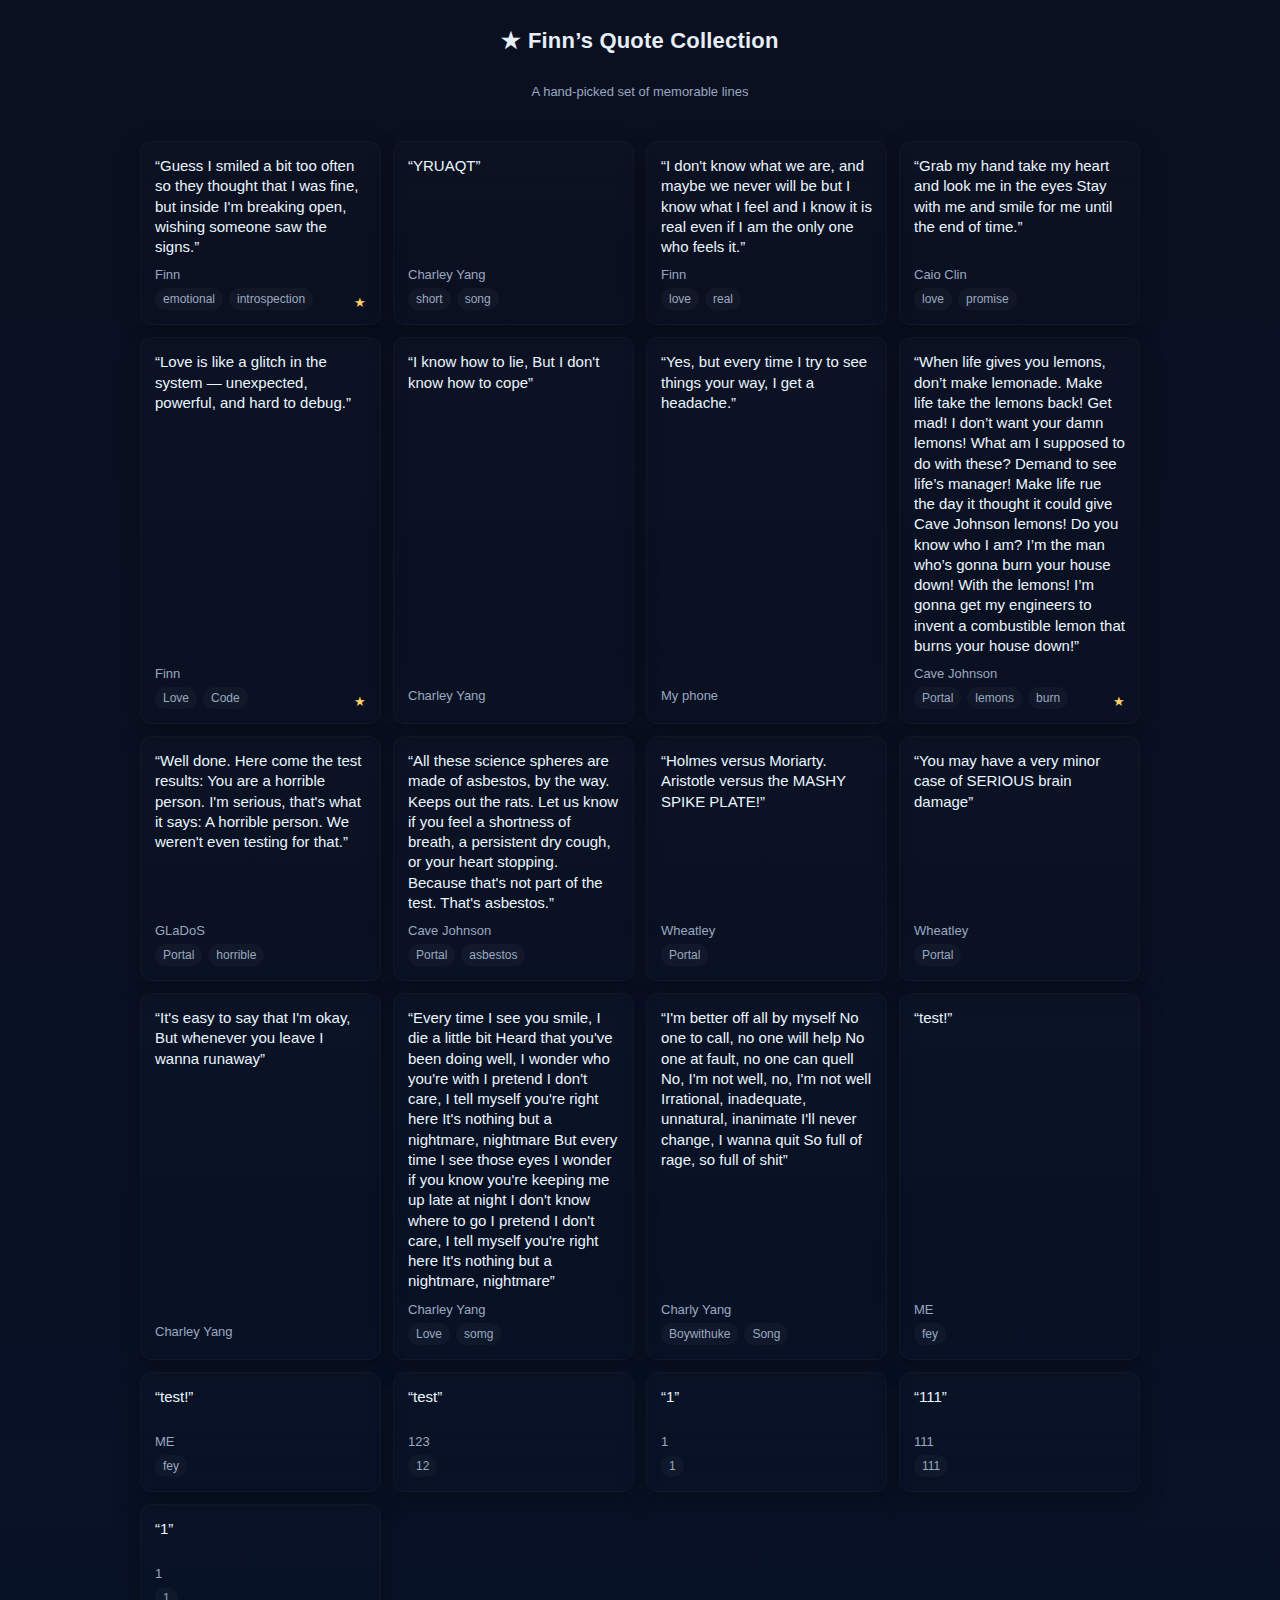
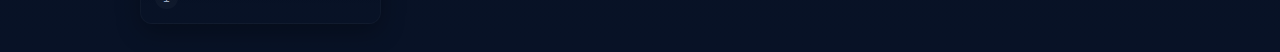
<file: index.html>
<!DOCTYPE html>
<html lang="en">
<head>
  <meta charset="UTF-8">
  <title>Finn’s Quotes — Viewer</title>
  <meta name="viewport" content="width=device-width, initial-scale=1">
  <link rel="stylesheet" href="viewstyle.css">
</head>
<body>

  <h1>★ Finn’s Quote Collection</h1>
  <div class="small">A hand-picked set of memorable lines</div>

  <div class="grid" id="grid"></div>

  <script src="viewer.js"></script>
</body>
</html>
</file>
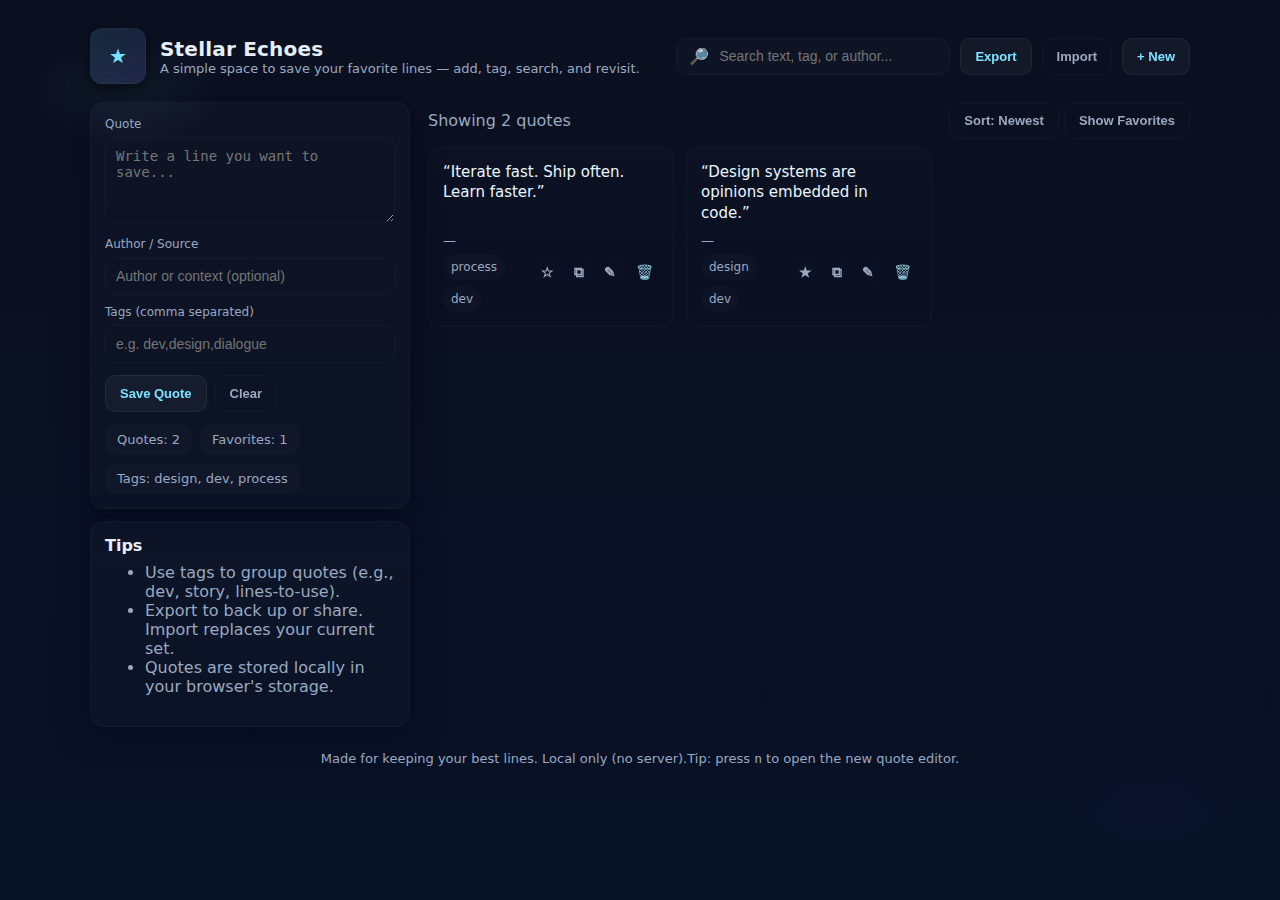
<file: app.html>
<!doctype html>
<html lang="en">
<head>
  <meta charset="utf-8" />
  <meta name="viewport" content="width=device-width,initial-scale=1" />
  <title>Stellar Echoes — My Quotes</title>
  <link rel="icon" href="data:;base64,iVBORw0KGgo=">
  <link rel="stylesheet" href="styles.css">
</head>
<body>

<header>
  <div class="brand">
    <div class="logo">★</div>
    <div>
      <h1>Stellar Echoes</h1>
      <p class="small">A simple space to save your favorite lines — add, tag, search, and revisit.</p>
    </div>
  </div>

  <div class="controls">
    <div class="search" title="Search quotes">
      🔎 <input id="searchInput" placeholder="Search text, tag, or author..." />
    </div>
    <button id="exportBtn" class="btn">Export</button>
    <button id="importBtn" class="btn ghost">Import</button>
    <button id="newBtn" class="btn">+ New</button>
  </div>
</header>

<main>
  <div class="left" aria-label="controls column">
    <div class="card" id="editorCard">
      <label for="quoteText">Quote</label>
      <textarea id="quoteText" rows="4" placeholder="Write a line you want to save..."></textarea>

      <div class="small-row" style="margin-top:10px">
        <div style="flex:1">
          <label for="quoteAuthor">Author / Source</label>
          <input id="quoteAuthor" type="text" placeholder="Author or context (optional)">
        </div>
      </div>

      <div class="small-row" style="margin-top:10px">
        <div style="flex:1">
          <label for="quoteTags">Tags (comma separated)</label>
          <input id="quoteTags" type="text" placeholder="e.g. dev,design,dialogue">
        </div>
      </div>

      <div style="display:flex;gap:8px;margin-top:12px">
        <button id="saveBtn" class="btn">Save Quote</button>
        <button id="clearBtn" class="btn ghost">Clear</button>
      </div>

      <div class="stats" style="margin-top:12px">
        <div class="stat" id="countStat">Quotes: 0</div>
        <div class="stat" id="favStat">Favorites: 0</div>
        <div class="stat" id="tagsStat">Tags: —</div>
      </div>
    </div>

    <div style="height:12px"></div>

    <div class="card">
      <strong>Tips</strong>
      <ul style="color:var(--muted);margin-top:8px">
        <li>Use tags to group quotes (e.g., dev, story, lines-to-use).</li>
        <li>Export to back up or share. Import replaces your current set.</li>
        <li>Quotes are stored locally in your browser's storage.</li>
      </ul>
    </div>
  </div>

  <div class="right">
    <div style="display:flex;align-items:center;justify-content:space-between;margin-bottom:8px">
      <div style="color:var(--muted)">Showing <span id="visibleCount">0</span> quotes</div>
      <div>
        <button id="sortBtn" class="btn ghost">Sort: Newest</button>
        <button id="filterFavBtn" class="btn ghost">Show Favorites</button>
      </div>
    </div>

    <div class="grid" id="grid"></div>
  </div>
</main>

<footer>
  <div style="display:flex;justify-content:space-between">
    <div>Made for keeping your best lines. Local only (no server).</div>
    <div class="muted">Tip: press <kbd>n</kbd> to open the new quote editor.</div>
  </div>
</footer>

<input type="file" id="fileInput" accept="application/json" style="display:none" />

<script src="app.js"></script>
</body>
</html>
</file>
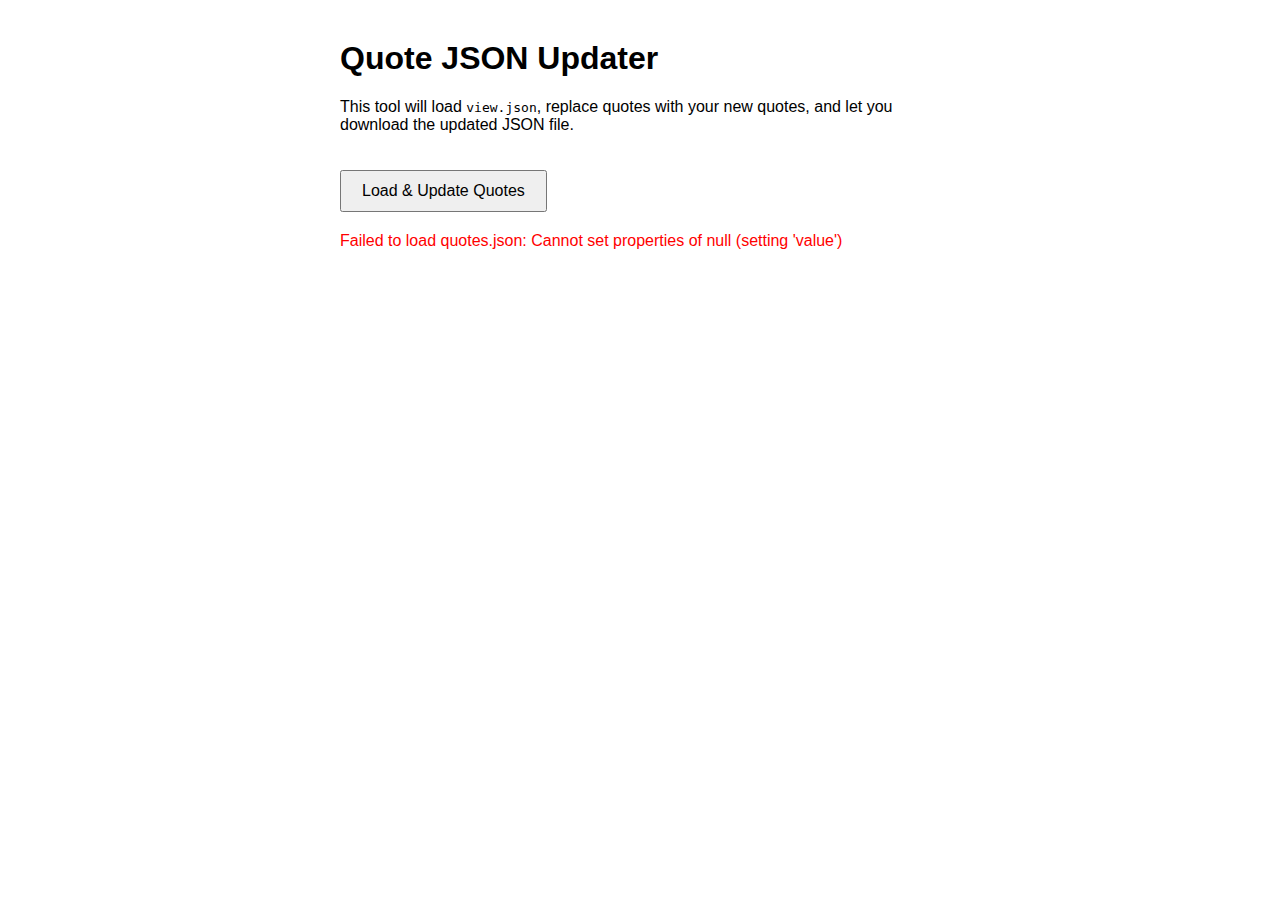
<file: gen.html>
<!DOCTYPE html>
<html lang="en">
<head>
<meta charset="UTF-8" />
<meta name="viewport" content="width=device-width, initial-scale=1" />
<title>Quote JSON Updater</title>
<link rel="stylesheet" href="generator.css" />
</head>
<body>

<h1>Quote JSON Updater</h1>

<p>This tool will load <code>view.json</code>, replace quotes with your new quotes, and let you download the updated JSON file.</p>

<button id="loadAndUpdateBtn">Load & Update Quotes</button>

<div id="status"></div>

<script src="generator.js"></script>
</body>
</html>
</file>
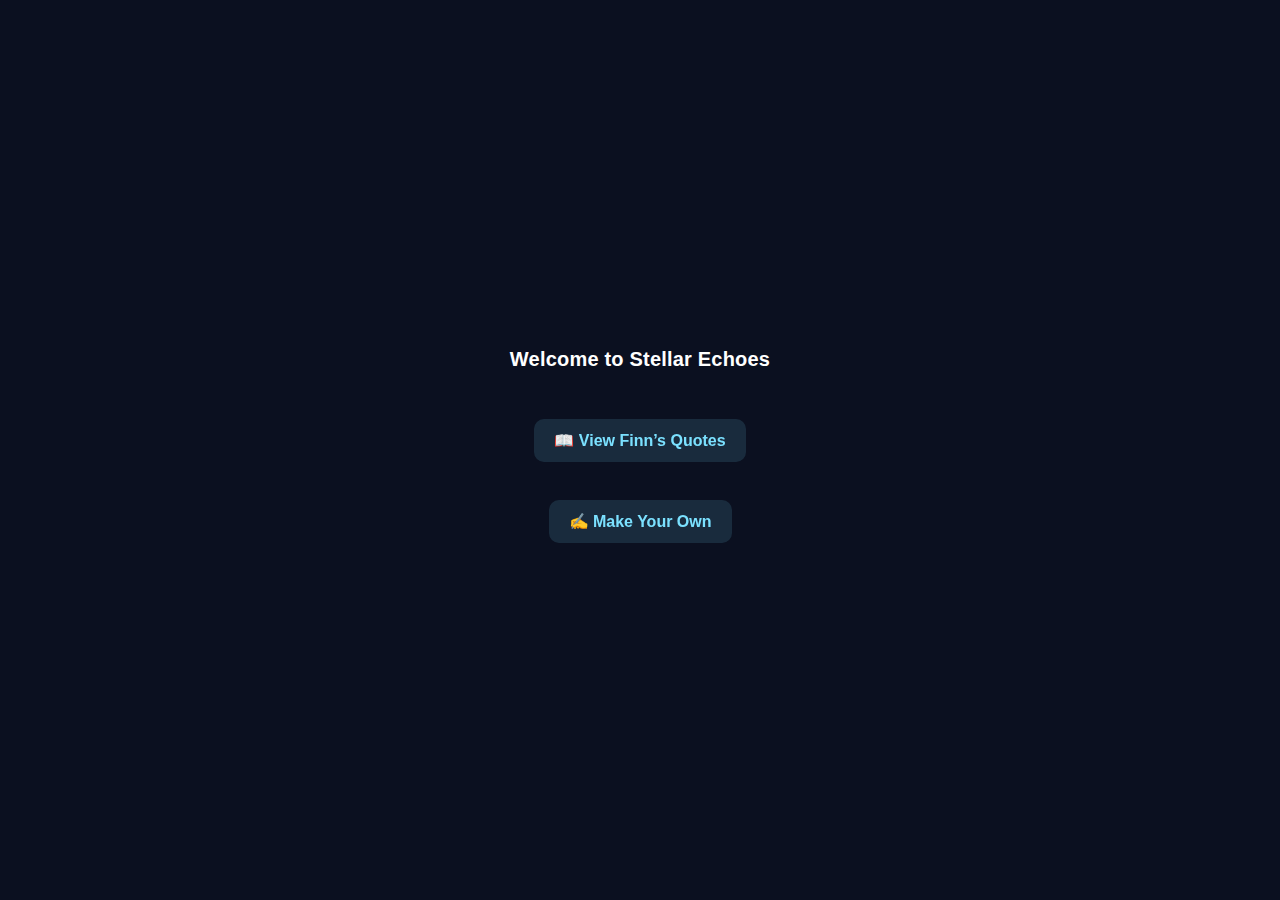
<file: home.html>
<!DOCTYPE html>
<html lang="en">
<head>
  <meta charset="UTF-8">
  <title>Quotes by Finn</title>
  <link rel="stylesheet" href="styles.css">
  <style>
    body {
      display: flex; flex-direction: column; justify-content: center; align-items: center;
      height: 100vh; margin: 0; background: #0b1020; color: white; font-family: sans-serif;
    }
    h1 { margin-bottom: 20px; }
    .btn {
      padding: 12px 20px; border-radius: 10px;
      margin: 10px; font-size: 16px; cursor: pointer;
      border: none; background: #7be1ff22; color: #7be1ff;
      transition: 0.2s all ease-in-out;
    }
    .btn:hover { background: #7be1ff33; }
  </style>
</head>
<body>
  <h1>Welcome to Stellar Echoes</h1>
  <button class="btn" onclick="location.href='viewer.html'">📖 View Finn’s Quotes</button>
  <button class="btn" onclick="location.href='app.html'">✍️ Make Your Own</button>
</body>
</html>
</file>
<file: viewstyle.css>
:root{
    --bg1:#0b1020;
    --bg2:#081226;
    --card:#0f1724;
    --muted:#9aa8c0;
    --accent:#7be1ff;
    --glass: rgba(255,255,255,0.04);
    --radius:14px;
    font-family: Inter, ui-sans-serif, system-ui, -apple-system, "Segoe UI", Roboto, "Helvetica Neue", Arial;
  }
  *{box-sizing:border-box}
  body{
    margin:0;
    min-height:100vh;
    background: radial-gradient(1200px 700px at 10% 10%, rgba(123,225,255,0.06), transparent 8%),
                radial-gradient(900px 500px at 90% 90%, rgba(80,70,255,0.03), transparent 10%),
                linear-gradient(180deg,var(--bg1),var(--bg2));
    color:#e6eef9;
    -webkit-font-smoothing:antialiased;
    -moz-osx-font-smoothing:grayscale;
    padding:28px;
    display:flex;
    flex-direction:column;
    gap:18px;
  }

  header{
    display:flex;
    gap:18px;
    align-items:center;
    justify-content:space-between;
    max-width:1100px;
    margin:0 auto;
    width:100%;
  }
  .brand{
    display:flex;
    gap:14px;
    align-items:center;
  }
  .logo{
    width:56px;
    height:56px;
    border-radius:12px;
    background: linear-gradient(135deg,#5ee1ff22,#8b6bff22);
    display:grid;place-items:center;
    box-shadow: 0 6px 18px rgba(0,0,0,0.6), inset 0 -6px 12px rgba(255,255,255,0.02);
    font-weight:700;
    color:var(--accent);
    font-size:20px;
    border: 1px solid rgba(255,255,255,0.04);
  }
  h1{margin:0;font-size:20px;letter-spacing:0.2px}
  p.small{margin:0;color:var(--muted);font-size:13px}

  .controls{
    display:flex;
    gap:10px;
    align-items:center;
  }
  button, .btn {
    background:var(--glass);
    border:1px solid rgba(255,255,255,0.06);
    color:var(--accent);
    padding:10px 14px;
    border-radius:10px;
    cursor:pointer;
    font-weight:600;
    font-size:13px;
    backdrop-filter: blur(6px);
  }
  .btn.ghost{background:transparent;color:var(--muted);border:1px solid rgba(255,255,255,0.03)}
  .search{
    background:rgba(255,255,255,0.02);
    border-radius:12px;
    padding:8px 12px;
    display:flex;
    align-items:center;
    gap:8px;
    border:1px solid rgba(255,255,255,0.03);
  }
  .search input{
    background:transparent;border:0;outline:none;color:inherit;font-size:14px;width:220px;
  }

  main{
    max-width:1100px;margin:0 auto;width:100%;
    display:flex;gap:18px;
  }

  /* left column - add form + stats */
  .left{
    width:320px;
    min-width:260px;
  }
  .card{
    background: linear-gradient(180deg, rgba(255,255,255,0.02), rgba(255,255,255,0.01));
    border-radius:var(--radius);
    padding:14px;
    border: 1px solid rgba(255,255,255,0.03);
    box-shadow: 0 8px 30px rgba(2,6,23,0.6);
  }
  label{display:block;font-size:12px;color:var(--muted);margin-bottom:6px}
  textarea, input[type="text"]{
    width:100%;padding:10px;border-radius:10px;border:1px solid rgba(255,255,255,0.03);
    background:transparent;color:inherit;font-size:14px;resize:vertical;
  }
  .small-row{display:flex;gap:8px;margin-top:8px}
  .small-row input{flex:1}

  .stats{display:flex;gap:8px;flex-wrap:wrap;margin-top:12px}
  .stat{
    padding:8px 12px;border-radius:10px;background:rgba(255,255,255,0.02);font-size:13px;color:var(--muted);
  }

  /* right column - grid of quotes */
  .right{flex:1}
  .grid{
    display:grid;
    grid-template-columns: repeat(auto-fill,minmax(240px,1fr));
    gap:12px;
  }
  .quote-card{
    padding:14px;border-radius:12px;background:linear-gradient(180deg, rgba(255,255,255,0.01), rgba(255,255,255,0.00));
    border:1px solid rgba(255,255,255,0.03);min-height:120px;display:flex;flex-direction:column;gap:10px;
  }
  .quote-text{font-size:15px;line-height:1.35;color:#eaf6ff;flex:1}
  .meta{display:flex;justify-content:space-between;align-items:center;gap:8px}
  .tags{display:flex;gap:6px;flex-wrap:wrap}
  .tag{font-size:12px;padding:6px 8px;border-radius:999px;background:rgba(255,255,255,0.02);color:var(--muted)}

  .card-actions{display:flex;gap:8px;align-items:center}
  .icon-btn{background:transparent;border:0;color:var(--muted);cursor:pointer;font-size:14px;padding:6px;border-radius:8px}
  .icon-btn:hover{color:var(--accent)}
  .fav{color:#ffd166}
  .muted{color:var(--muted)}

  footer{max-width:1100px;margin:0 auto;color:var(--muted);font-size:13px;padding-top:6px}

  @media (max-width:840px){
    main{flex-direction:column}
    .left{width:100%}
  }
  body {
  background: linear-gradient(180deg, #0b1020, #081226);
  color: #e6eef9;
  font-family: Inter, sans-serif;
  padding: 28px;
  display: flex;
  flex-direction: column;
  align-items: center;
}
h1 {
  margin-bottom: 12px;
  font-size: 22px;
}
.small {
  color: var(--muted, #94a3b8);
  font-size: 13px;
  margin-bottom: 24px;
}
.grid {
  max-width: 1000px;
  display: grid;
  grid-template-columns: repeat(auto-fill, minmax(240px, 1fr));
  gap: 12px;
  width: 100%;
}
.quote-card {
  padding: 14px;
  border-radius: 12px;
  background: linear-gradient(180deg, rgba(255,255,255,0.01), rgba(255,255,255,0.00));
  border: 1px solid rgba(255,255,255,0.03);
  min-height: 120px;
  display: flex;
  flex-direction: column;
  gap: 10px;
  box-shadow: 0 8px 24px rgba(0,0,0,0.3);
}
.quote-text {
  font-size: 15px;
  line-height: 1.35;
  color: #eaf6ff;
}
.meta {
  display: flex;
  justify-content: space-between;
  align-items: flex-end;
  font-size: 13px;
  color: var(--muted, #94a3b8);
}
.tags {
  display: flex;
  flex-wrap: wrap;
  gap: 6px;
  margin-top: 6px;
}
.tag {
  font-size: 12px;
  padding: 4px 8px;
  border-radius: 999px;
  background: rgba(255,255,255,0.03);
  color: var(--muted, #94a3b8);
}
.fav {
  color: #ffd166;
}
</file>
<file: styles.css>
:root{
    --bg1:#0b1020;
    --bg2:#081226;
    --card:#0f1724;
    --muted:#9aa8c0;
    --accent:#7be1ff;
    --glass: rgba(255,255,255,0.04);
    --radius:14px;
    font-family: Inter, ui-sans-serif, system-ui, -apple-system, "Segoe UI", Roboto, "Helvetica Neue", Arial;
  }
  *{box-sizing:border-box}
  body{
    margin:0;
    min-height:100vh;
    background: radial-gradient(1200px 700px at 10% 10%, rgba(123,225,255,0.06), transparent 8%),
                radial-gradient(900px 500px at 90% 90%, rgba(80,70,255,0.03), transparent 10%),
                linear-gradient(180deg,var(--bg1),var(--bg2));
    color:#e6eef9;
    -webkit-font-smoothing:antialiased;
    -moz-osx-font-smoothing:grayscale;
    padding:28px;
    display:flex;
    flex-direction:column;
    gap:18px;
  }

  header{
    display:flex;
    gap:18px;
    align-items:center;
    justify-content:space-between;
    max-width:1100px;
    margin:0 auto;
    width:100%;
  }
  .brand{
    display:flex;
    gap:14px;
    align-items:center;
  }
  .logo{
    width:56px;
    height:56px;
    border-radius:12px;
    background: linear-gradient(135deg,#5ee1ff22,#8b6bff22);
    display:grid;place-items:center;
    box-shadow: 0 6px 18px rgba(0,0,0,0.6), inset 0 -6px 12px rgba(255,255,255,0.02);
    font-weight:700;
    color:var(--accent);
    font-size:20px;
    border: 1px solid rgba(255,255,255,0.04);
  }
  h1{margin:0;font-size:20px;letter-spacing:0.2px}
  p.small{margin:0;color:var(--muted);font-size:13px}

  .controls{
    display:flex;
    gap:10px;
    align-items:center;
  }
  button, .btn {
    background:var(--glass);
    border:1px solid rgba(255,255,255,0.06);
    color:var(--accent);
    padding:10px 14px;
    border-radius:10px;
    cursor:pointer;
    font-weight:600;
    font-size:13px;
    backdrop-filter: blur(6px);
  }
  .btn.ghost{background:transparent;color:var(--muted);border:1px solid rgba(255,255,255,0.03)}
  .search{
    background:rgba(255,255,255,0.02);
    border-radius:12px;
    padding:8px 12px;
    display:flex;
    align-items:center;
    gap:8px;
    border:1px solid rgba(255,255,255,0.03);
  }
  .search input{
    background:transparent;border:0;outline:none;color:inherit;font-size:14px;width:220px;
  }

  main{
    max-width:1100px;margin:0 auto;width:100%;
    display:flex;gap:18px;
  }

  /* left column - add form + stats */
  .left{
    width:320px;
    min-width:260px;
  }
  .card{
    background: linear-gradient(180deg, rgba(255,255,255,0.02), rgba(255,255,255,0.01));
    border-radius:var(--radius);
    padding:14px;
    border: 1px solid rgba(255,255,255,0.03);
    box-shadow: 0 8px 30px rgba(2,6,23,0.6);
  }
  label{display:block;font-size:12px;color:var(--muted);margin-bottom:6px}
  textarea, input[type="text"]{
    width:100%;padding:10px;border-radius:10px;border:1px solid rgba(255,255,255,0.03);
    background:transparent;color:inherit;font-size:14px;resize:vertical;
  }
  .small-row{display:flex;gap:8px;margin-top:8px}
  .small-row input{flex:1}

  .stats{display:flex;gap:8px;flex-wrap:wrap;margin-top:12px}
  .stat{
    padding:8px 12px;border-radius:10px;background:rgba(255,255,255,0.02);font-size:13px;color:var(--muted);
  }

  /* right column - grid of quotes */
  .right{flex:1}
  .grid{
    display:grid;
    grid-template-columns: repeat(auto-fill,minmax(240px,1fr));
    gap:12px;
  }
  .quote-card{
    padding:14px;border-radius:12px;background:linear-gradient(180deg, rgba(255,255,255,0.01), rgba(255,255,255,0.00));
    border:1px solid rgba(255,255,255,0.03);min-height:120px;display:flex;flex-direction:column;gap:10px;
  }
  .quote-text{font-size:15px;line-height:1.35;color:#eaf6ff;flex:1}
  .meta{display:flex;justify-content:space-between;align-items:center;gap:8px}
  .tags{display:flex;gap:6px;flex-wrap:wrap}
  .tag{font-size:12px;padding:6px 8px;border-radius:999px;background:rgba(255,255,255,0.02);color:var(--muted)}

  .card-actions{display:flex;gap:8px;align-items:center}
  .icon-btn{background:transparent;border:0;color:var(--muted);cursor:pointer;font-size:14px;padding:6px;border-radius:8px}
  .icon-btn:hover{color:var(--accent)}
  .fav{color:#ffd166}
  .muted{color:var(--muted)}

  footer{max-width:1100px;margin:0 auto;color:var(--muted);font-size:13px;padding-top:6px}

  @media (max-width:840px){
    main{flex-direction:column}
    .left{width:100%}
  }
</file>
<file: generator.css>
body {
  font-family: Arial, sans-serif;
  max-width: 600px;
  margin: 40px auto;
  padding: 0 10px;
}
button {
  padding: 10px 20px;
  font-size: 16px;
  margin-top: 20px;
  cursor: pointer;
}
#status {
  margin-top: 20px;
  color: green;
}
</file>
